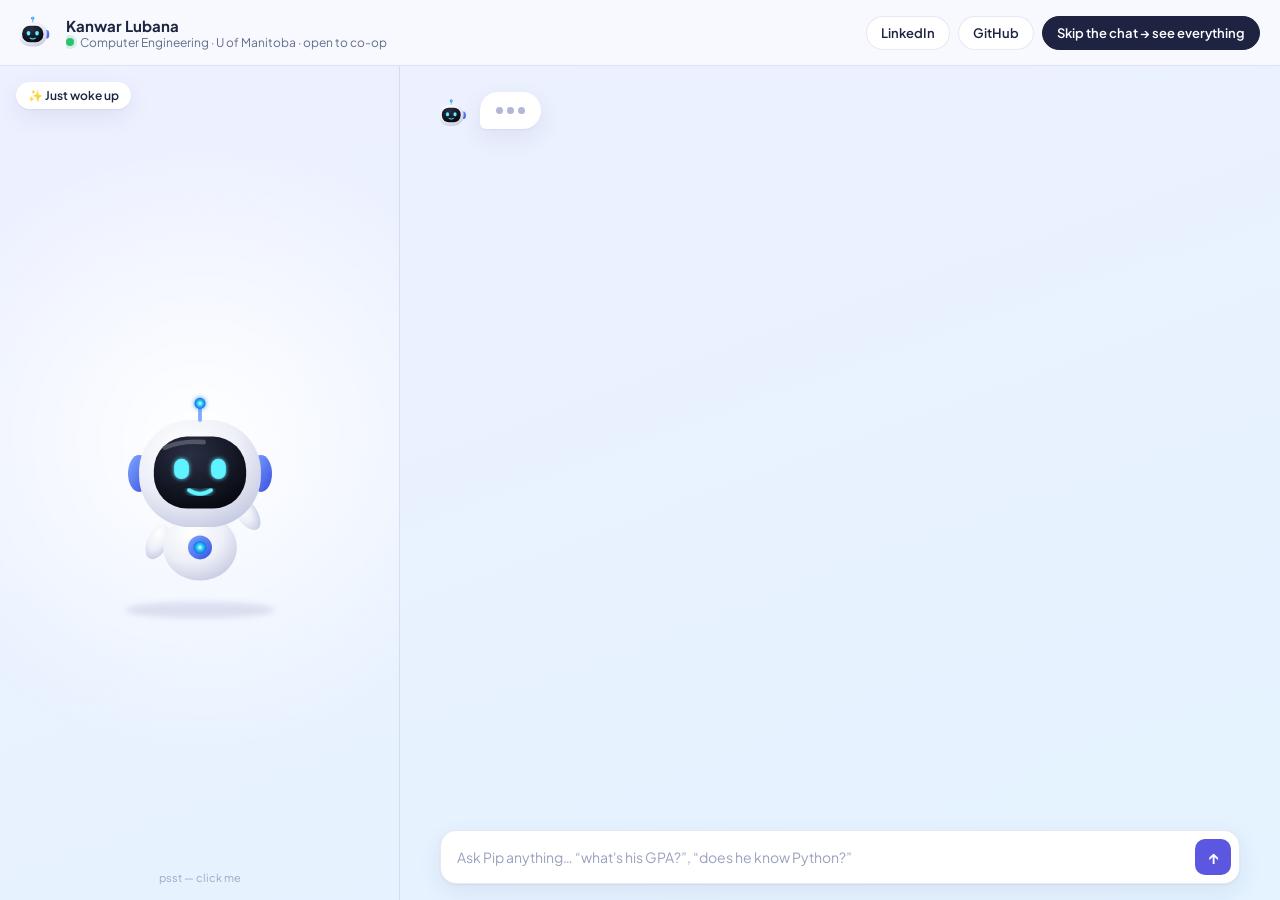
<file: index.html>
<!DOCTYPE html>
<html lang="en">
<head>
  <meta charset="UTF-8" />
  <meta name="viewport" content="width=device-width, initial-scale=1, viewport-fit=cover" />
  <title>Kanwar Lubana — talk to Pip</title>
  <meta name="description" content="Kanwar Lubana, Computer Engineering at the University of Manitoba — AI, computer vision, embedded systems and parallel computing. Ask Pip, his (totally real) AI assistant." />
  <meta property="og:title" content="Kanwar Lubana — talk to Pip" />
  <meta property="og:description" content="Computer Engineering · AI, vision, embedded & parallel computing. Pip will show you around." />
  <link rel="icon" href="data:image/svg+xml,%3Csvg xmlns='http://www.w3.org/2000/svg' viewBox='0 0 100 100'%3E%3Crect x='8' y='14' width='84' height='72' rx='34' fill='%23eef0f8'/%3E%3Crect x='20' y='26' width='60' height='46' rx='22' fill='%2310121c'/%3E%3Crect x='34' y='38' width='9' height='14' rx='4.5' fill='%235ff3ff'/%3E%3Crect x='57' y='38' width='9' height='14' rx='4.5' fill='%235ff3ff'/%3E%3C/svg%3E" />
  <link rel="preconnect" href="https://fonts.googleapis.com" />
  <link rel="preconnect" href="https://fonts.gstatic.com" crossorigin />
  <link href="https://fonts.googleapis.com/css2?family=Plus+Jakarta+Sans:wght@400;500;600;700&family=JetBrains+Mono:wght@400;500&display=swap" rel="stylesheet" />
  <link rel="stylesheet" href="styles.css" />
</head>
<body>
  <!-- Shared gradients + small Pip avatar used in chat bubbles -->
  <svg width="0" height="0" style="position:absolute" aria-hidden="true" focusable="false">
    <defs>
      <radialGradient id="g-shell" cx="38%" cy="28%" r="80%"><stop offset="0" stop-color="#ffffff"/><stop offset=".55" stop-color="#eef0f8"/><stop offset="1" stop-color="#c3c8e0"/></radialGradient>
      <radialGradient id="g-visor" cx="40%" cy="25%" r="85%"><stop offset="0" stop-color="#2a2f45"/><stop offset="1" stop-color="#05060c"/></radialGradient>
      <linearGradient id="g-pod" x1="0" y1="0" x2="1" y2="1"><stop offset="0" stop-color="#7fa8ff"/><stop offset="1" stop-color="#3b4fe0"/></linearGradient>
      <radialGradient id="g-core" cx="50%" cy="50%" r="50%"><stop offset="0" stop-color="#e9fdff"/><stop offset=".45" stop-color="#22d3ee"/><stop offset="1" stop-color="#2563eb"/></radialGradient>
      <filter id="g-glow" x="-50%" y="-50%" width="200%" height="200%"><feGaussianBlur stdDeviation="2.2" result="b"/><feMerge><feMergeNode in="b"/><feMergeNode in="SourceGraphic"/></feMerge></filter>
      <symbol id="pip-avatar" viewBox="20 0 160 160">
        <ellipse cx="34" cy="86" rx="12" ry="20" fill="url(#g-pod)"/><ellipse cx="166" cy="86" rx="12" ry="20" fill="url(#g-pod)"/>
        <rect x="34" y="28" width="132" height="116" rx="56" fill="url(#g-shell)"/>
        <rect x="50" y="46" width="100" height="78" rx="36" fill="url(#g-visor)"/>
        <rect x="72" y="70" width="16" height="22" rx="8" fill="#5ff3ff"/><rect x="112" y="70" width="16" height="22" rx="8" fill="#5ff3ff"/>
        <path d="M88 104 Q100 112 112 104" stroke="#5ff3ff" stroke-width="5" fill="none" stroke-linecap="round"/>
        <line x1="100" y1="28" x2="100" y2="12" stroke="#7fa8ff" stroke-width="5" stroke-linecap="round"/><circle cx="100" cy="10" r="7" fill="url(#g-core)"/>
      </symbol>
    </defs>
  </svg>

  <header class="top">
    <svg class="top-av" viewBox="20 0 160 160" aria-hidden="true"><use href="#pip-avatar"/></svg>
    <div class="who">
      <b>Kanwar Lubana</b>
      <span><i class="dot"></i><span id="status-line">Computer Engineering · U of Manitoba · open to co-op</span></span>
    </div>
    <nav class="toplinks" aria-label="Quick links">
      <a class="pill" id="lnk-linkedin" target="_blank" rel="noopener">LinkedIn</a>
      <a class="pill" id="lnk-github" target="_blank" rel="noopener">GitHub</a>
      <a class="pill" id="lnk-resume" target="_blank" rel="noopener">Resume</a>
      <button class="pill pri" id="skip" type="button"><span class="long">Skip the chat → see everything</span><span class="short">See everything</span></button>
    </nav>
  </header>

  <main class="split">
    <aside class="stage" id="stage" aria-label="Pip">
      <div class="mood" id="mood">✨ Just woke up</div>
      <div class="pip-area" id="pip-area">
        <div class="thought" id="thought" aria-hidden="true"></div>
        <div class="pip-holder" id="pip"></div>
        <div class="floor"></div>
      </div>
      <div class="wx" id="wx" hidden></div>
      <p class="stage-hint">psst — click me</p>
    </aside>

    <section class="chatcol" aria-label="Conversation with Pip">
      <div class="log" id="log" role="log" aria-live="polite"></div>
      <div class="chips" id="chips"></div>
      <form class="composer" id="composer" autocomplete="off">
        <input id="ask" type="text" maxlength="200" placeholder="Ask Pip anything… “what's his GPA?”, “does he know Python?”" aria-label="Ask Pip a question" />
        <button type="submit" aria-label="Send">↑</button>
      </form>
    </section>
  </main>

  <div class="overview" id="overview" hidden></div>

  <script src="js/content.js"></script>
  <script src="js/pip.js"></script>
  <script src="js/demos.js"></script>
  <script src="js/overview.js"></script>
  <script src="brain/dataset.js"></script>
  <script src="brain/brain.js"></script>
  <script src="js/chat.js"></script>
</body>
</html>
</file>
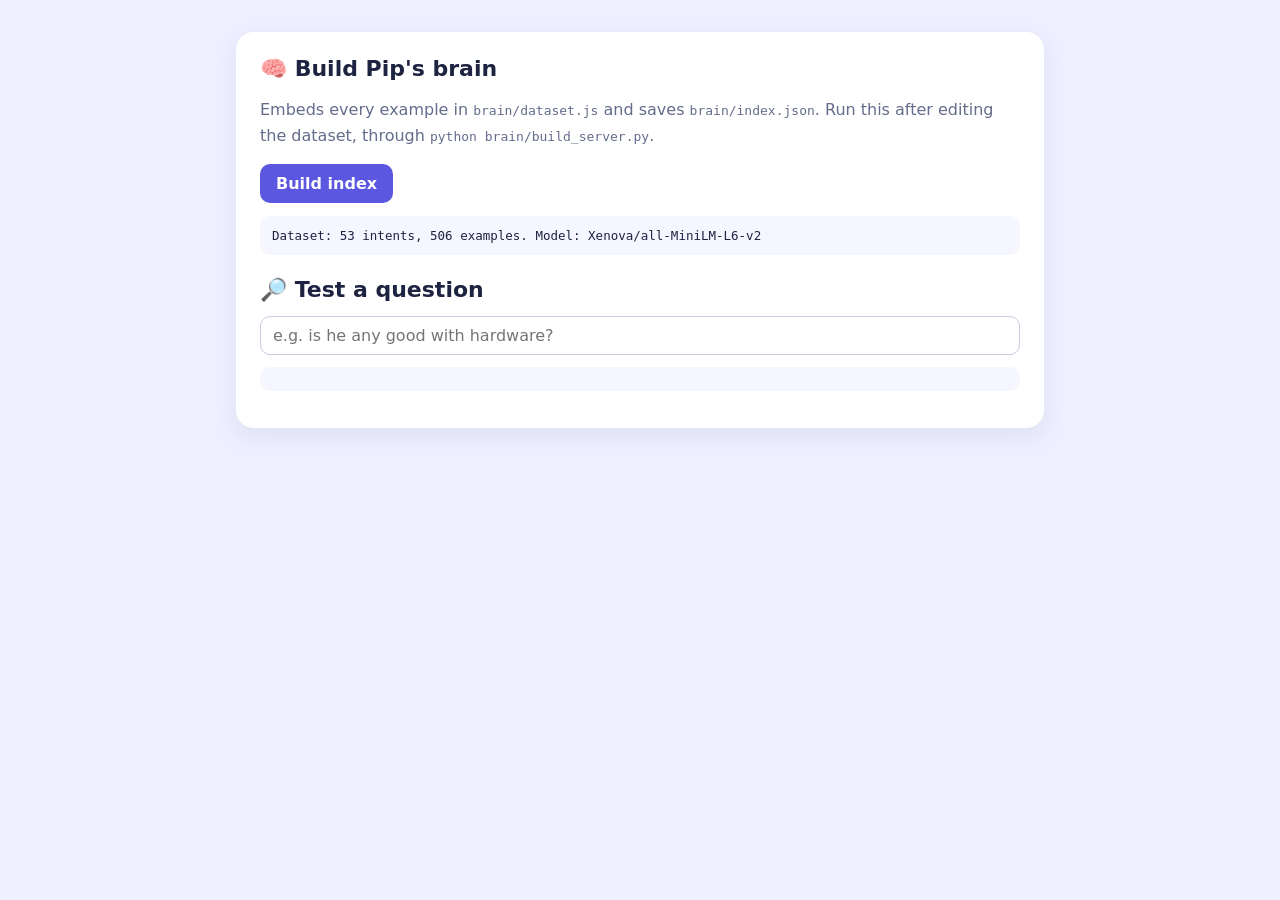
<file: brain/build.html>
<!DOCTYPE html>
<html lang="en">
<head>
  <meta charset="UTF-8" />
  <meta name="viewport" content="width=device-width, initial-scale=1" />
  <title>Build Pip's brain</title>
  <style>
    :root { --ink: #1d2340; --muted: #646c8c; --me: #5b57e0; }
    body { font-family: system-ui, sans-serif; background: #eef0ff; color: var(--ink); margin: 0; padding: 32px 16px; }
    main { max-width: 760px; margin: 0 auto; background: #fff; border-radius: 18px; padding: 24px; box-shadow: 0 8px 24px rgba(40,40,110,.08); }
    h1 { font-size: 22px; margin: 0 0 6px; } p { color: var(--muted); line-height: 1.6; }
    button { font: inherit; font-weight: 600; background: var(--me); color: #fff; border: 0; border-radius: 10px; padding: 10px 16px; cursor: pointer; }
    pre { background: #f5f6ff; border-radius: 10px; padding: 12px; font-size: 12.5px; white-space: pre-wrap; max-height: 380px; overflow: auto; }
    input { font: inherit; padding: 9px 12px; border-radius: 10px; border: 1px solid #ccd; width: 100%; box-sizing: border-box; margin-top: 8px; }
  </style>
</head>
<body>
<main>
  <h1>🧠 Build Pip's brain</h1>
  <p>Embeds every example in <code>brain/dataset.js</code> and saves <code>brain/index.json</code>. Run this after editing the dataset, through <code>python brain/build_server.py</code>.</p>
  <button id="go">Build index</button>
  <pre id="out">Ready.</pre>
  <h1 style="margin-top:22px">🔎 Test a question</h1>
  <input id="q" placeholder="e.g. is he any good with hardware?" />
  <pre id="res"></pre>
</main>
<script src="../js/content.js"></script>
<script src="dataset.js"></script>
<script src="eval.js"></script>
<script src="brain.js"></script>
<script>
  const out = document.getElementById("out"), res = document.getElementById("res");
  const log = (s) => (out.textContent += "\n" + s);
  out.textContent = `Dataset: ${PipBrain.stats.intents} intents, ${PipBrain.stats.examples} examples. Model: ${PipBrain.stats.model}`;
  document.getElementById("go").onclick = async () => {
    log("Loading model…");
    const t0 = performance.now();
    const idx = await PipBrain.buildIndex((p) => (document.getElementById("go").textContent = `Loading model ${p}%`));
    document.getElementById("go").textContent = "Build index";
    log(`Embedded ${idx.count} examples in ${((performance.now() - t0) / 1000).toFixed(1)} s (hash ${idx.hash}).`);
    const r = await fetch("index.json", { method: "POST", headers: { "Content-Type": "application/json" }, body: JSON.stringify(idx) });
    log(r.ok ? "✅ " + (await r.text()) : `❌ Save failed (${r.status}). Are you running brain/build_server.py?`);
    const t = await fetch("train.json", { method: "POST", headers: { "Content-Type": "application/json" }, body: JSON.stringify(PipBrain.trainingData()) });
    if (t.ok) log("✅ " + (await t.text()) + " (for finetune.py)");
    log("\nRunning held-out eval…");
    const ev = await PipBrain.evaluate(PIP_EVAL);
    log(`EVAL: ${ev.pass}/${ev.total} = ${Math.round((ev.pass / ev.total) * 100)}%  (clarify-with-right-option counts as ½)`);
    ev.rows.forEach((r) => log(`${r.good === true ? "✓" : r.good ? "~" : "✗"} ${r.score.toFixed(2)} ${r.got.padEnd(24)} | ${r.q}  [want ${r.want}]`));
  };
  document.getElementById("q").addEventListener("keydown", async (e) => {
    if (e.key !== "Enter") return;
    await PipBrain.load();
    const top = await PipBrain.match(e.target.value);
    res.textContent = top.map((t) => `${t.score.toFixed(3)}  ${t.intent.id.padEnd(16)} ← "${t.example}"`).join("\n");
  });
</script>
</body>
</html>
</file>
<file: styles.css>
:root {
  --bg1: #eef0ff;
  --bg2: #e4f3ff;
  --ink: #1d2340;
  --muted: #646c8c;
  --line: rgba(80, 90, 160, 0.14);
  --card: #ffffff;
  --me: #5b57e0;
  --me-ink: #ffffff;
  --lav: #dcdafc;
  --soft: #f4f4ff;
  --shadow: 0 1px 2px rgba(40, 40, 110, 0.06), 0 8px 24px rgba(40, 40, 110, 0.08);
  --mono: "JetBrains Mono", ui-monospace, monospace;
  --top-h: 66px;
}
* { box-sizing: border-box; margin: 0; padding: 0; }
html, body { height: 100%; }
body {
  font-family: "Plus Jakarta Sans", system-ui, sans-serif;
  color: var(--ink);
  background: linear-gradient(160deg, var(--bg1), var(--bg2));
  background-color: var(--bg1);
  overflow: hidden;
}
a { color: inherit; }
button { font: inherit; cursor: pointer; }
:focus-visible { outline: 2.5px solid var(--me); outline-offset: 2px; border-radius: 8px; }

/* ================= top bar ================= */
.top {
  height: var(--top-h);
  display: flex; align-items: center; gap: 12px;
  padding: 0 20px;
  border-bottom: 1px solid var(--line);
  background: rgba(255, 255, 255, 0.6);
  backdrop-filter: blur(10px);
  position: relative; z-index: 5;
}
.top-av { width: 34px; height: 34px; flex-shrink: 0; }
.who { min-width: 0; flex: 1; }
.who b { display: block; font-size: 15px; }
.who > span { font-size: 12px; color: var(--muted); display: block; white-space: nowrap; overflow: hidden; text-overflow: ellipsis; }
.dot { width: 8px; height: 8px; border-radius: 50%; background: #2fbf71; display: inline-block; margin-right: 6px; box-shadow: 0 0 0 3px rgba(47, 191, 113, 0.18); vertical-align: 1px; }
.toplinks { display: flex; gap: 8px; align-items: center; }
.pill {
  font-size: 13px; font-weight: 600; padding: 8px 14px; border-radius: 999px;
  border: 1px solid var(--line); background: #fff; color: var(--ink);
  text-decoration: none; white-space: nowrap; transition: transform .15s, box-shadow .15s;
}
.pill:hover { transform: translateY(-1px); box-shadow: var(--shadow); }
.pill.pri { background: var(--ink); color: #fff; border-color: var(--ink); }
.pill .short { display: none; }

/* ================= layout ================= */
.split { display: grid; grid-template-columns: minmax(300px, 400px) 1fr; height: calc(100dvh - var(--top-h)); }

/* ================= Pip's stage ================= */
.stage {
  position: relative; border-right: 1px solid var(--line);
  display: flex; flex-direction: column; align-items: center; justify-content: center;
  background: radial-gradient(circle at 50% 45%, #fff 0%, rgba(255, 255, 255, 0) 62%);
  overflow: hidden;
}
.mood { position: absolute; top: 16px; left: 16px; font-size: 12px; font-weight: 600; background: #fff; border-radius: 999px; padding: 6px 12px; box-shadow: var(--shadow); z-index: 2; }
.pip-area { position: relative; width: 100%; flex: 1; display: flex; flex-direction: column; align-items: center; justify-content: center; }
.pip-holder { width: 240px; cursor: pointer; position: relative; z-index: 1; }
.pip-mover { will-change: transform; }
.pip-trick { animation: bob 3.2s ease-in-out infinite; transform-origin: 50% 70%; }
.pip-svg { width: 100%; height: auto; display: block; overflow: visible; }
.floor { width: 150px; height: 16px; border-radius: 50%; background: rgba(60, 60, 140, 0.13); filter: blur(3px); margin-top: -14px; }
.thought {
  position: absolute; top: 14%; left: 50%; margin-left: 40px; z-index: 3;
  font-size: 12px; color: var(--muted); font-style: italic;
  background: #fff; padding: 8px 12px; border-radius: 14px; box-shadow: var(--shadow);
  max-width: 190px; opacity: 0; transition: opacity .25s; pointer-events: none;
}
.thought.on { opacity: 1; }
.wx { position: absolute; bottom: 44px; left: 16px; right: 16px; font-size: 12px; color: var(--muted); text-align: center; }
.stage-hint { position: absolute; bottom: 16px; font-size: 11px; color: #a0a6c4; }

/* --- Pip parts: hidden by default --- */
.pip-holder .p-eggs, .pip-holder .p-zzz, .pip-holder .p-seg, .pip-holder .acc,
.pip-holder .p-lids, .pip-holder .p-eyes-sleep, .pip-holder .p-eyes-dizzy, .pip-holder .p-eyes-happy,
.pip-holder .p-blush, .pip-holder .p-mouth-flat, .pip-holder .p-mouth-o { display: none; }
.p-eyes { transform: translate(var(--ex, 0px), var(--ey, 0px)); }
.p-eye { animation: blink 5s infinite; transform-box: fill-box; transform-origin: center; }
.p-eye + .p-eye { animation-delay: .02s; }
@keyframes blink { 0%, 95%, 100% { transform: scaleY(1); } 97% { transform: scaleY(0.1); } }
.p-core { animation: core 2.4s ease-in-out infinite; }
@keyframes core { 50% { opacity: .55; } }
.p-rarm, .p-larm { transform-box: fill-box; }
.p-rarm { transform-origin: 20% 90%; }
.p-larm { transform-origin: 80% 10%; }

/* moods */
.mood-recruiter .acc-tie { display: inline; }
.mood-engineer .acc-glasses { display: inline; }
.mood-spy .acc-shades { display: inline; }
.mood-spy .p-eyes-normal { display: none; }
.mood-friend .p-lids { display: inline; }
.mood-friend .p-mouth { display: none; }
.mood-friend .p-mouth-flat { display: inline; }

/* expressions */
.show-p-blush .p-blush { display: inline; }
.ex-happy .p-eyes-normal, .ex-happy .p-lids { display: none; }
.ex-happy .p-eyes-happy { display: inline; }
.ex-surprised .p-mouth, .ex-surprised .p-mouth-flat { display: none; }
.ex-surprised .p-mouth-o { display: inline; }
.is-talking .p-mouth, .is-talking .p-mouth-flat { animation: talk .28s infinite alternate; transform-box: fill-box; transform-origin: center; }
@keyframes talk { to { transform: scaleY(1.9) scaleX(.85); } }

/* thinking (brain working) */
.is-thinking .p-bulb { animation: thinkbulb .3s ease-in-out infinite alternate; }
.is-thinking .p-eyes { transform: translate(5px, -6px) !important; transition: transform .2s; }
@keyframes thinkbulb { to { opacity: .15; } }

/* sleeping */
.is-asleep .pip-trick { animation: sleepbob 4s ease-in-out infinite; }
.is-asleep .p-eyes-normal, .is-asleep .p-lids, .is-asleep .acc-shades, .is-asleep .p-eyes-happy { display: none !important; }
.is-asleep .p-eyes-sleep, .is-asleep .p-zzz { display: inline; }
.is-asleep .p-core { animation: none; opacity: .3; }
.z { animation: zfloat 2.4s infinite; opacity: 0; }
.z2 { animation-delay: .6s; } .z3 { animation-delay: 1.2s; }
@keyframes zfloat { 0% { opacity: 0; transform: translateY(8px); } 30% { opacity: 1; } 100% { opacity: 0; transform: translateY(-14px); } }
@keyframes sleepbob { 50% { transform: translateY(4px) rotate(-3deg); } }

/* dizzy */
.is-dizzy .p-eyes-normal, .is-dizzy .p-lids, .is-dizzy .acc-shades { display: none !important; }
.is-dizzy .p-eyes-dizzy { display: inline; }
.is-dizzy .pip-trick { animation: wobble .5s ease-in-out infinite alternate; }
.sp { transform-box: fill-box; transform-origin: center; animation: spinr .6s linear infinite; }
@keyframes spinr { to { transform: rotate(360deg); } }
@keyframes wobble { from { transform: rotate(-8deg); } to { transform: rotate(8deg); } }

/* tricks */
@keyframes bob { 50% { transform: translateY(-10px); } }
.t-jump { animation: jump .7s ease !important; }
@keyframes jump { 30% { transform: translateY(-46px) scaleY(1.04); } 60% { transform: translateY(0) scaleY(.94); } 80% { transform: translateY(-8px); } }
.t-spin { animation: spin .9s ease !important; }
@keyframes spin { 50% { transform: translateY(-40px) rotate(180deg); } 100% { transform: rotate(360deg); } }
.t-backflip { animation: backflip 1.1s cubic-bezier(.3,.7,.4,1) !important; }
@keyframes backflip { 15% { transform: translateY(6px) scaleY(.9); } 55% { transform: translateY(-70px) rotate(-360deg); } 80% { transform: translateY(0) rotate(-360deg) scaleY(.92); } 100% { transform: rotate(-360deg); } }
.t-wiggle { animation: wiggle .8s ease !important; }
@keyframes wiggle { 20% { transform: rotate(-10deg); } 40% { transform: rotate(10deg); } 60% { transform: rotate(-6deg); } 80% { transform: rotate(4deg); } }
.t-dance { animation: dance 2.4s ease-in-out !important; }
@keyframes dance { 10%,30%,50%,70%,90% { transform: translateX(-12px) rotate(-8deg); } 20%,40%,60%,80% { transform: translateX(12px) rotate(8deg) translateY(-10px); } }
.t-dance .p-rarm, .t-wave .p-rarm { animation: wave .4s ease-in-out infinite alternate; }
.t-dance .p-larm { animation: wavel .4s ease-in-out infinite alternate; }
@keyframes wave { from { transform: rotate(-20deg); } to { transform: rotate(25deg); } }
@keyframes wavel { from { transform: rotate(15deg); } to { transform: rotate(-25deg); } }
.t-juggle .p-eggs { display: inline; }
.t-juggle .egg { transform-box: view-box; transform-origin: 100px 30px; animation: juggle 1s linear infinite; }
.t-juggle .e2 { animation-delay: -.33s; } .t-juggle .e3 { animation-delay: -.66s; }
@keyframes juggle { from { transform: rotate(0deg) translateX(46px) rotate(0deg); } to { transform: rotate(360deg) translateX(46px) rotate(-360deg); } }
.t-juggle .p-rarm, .t-juggle .p-larm { animation: wave .25s ease-in-out infinite alternate; }
.t-seg .p-seg { display: inline; animation: segflash .4s steps(2) 3; }
.t-seg .p-chest { display: none; }
@keyframes segflash { 50% { opacity: .2; } }
.t-fall { animation: fall 2.6s ease !important; }
@keyframes fall { 15% { transform: rotate(-12deg); } 35%, 75% { transform: rotate(92deg) translate(30px, -10px); } 100% { transform: rotate(0); } }
.t-nod { animation: nod .9s ease !important; }
@keyframes nod { 25%, 75% { transform: translateY(6px) rotate(2deg); } 50% { transform: translateY(0); } }
.t-shake { animation: shake .9s ease !important; }
@keyframes shake { 20%, 60% { transform: translateX(-10px) rotate(-4deg); } 40%, 80% { transform: translateX(10px) rotate(4deg); } }

/* ================= chat ================= */
.chatcol { display: flex; flex-direction: column; min-height: 0; }
.log { flex: 1; overflow-y: auto; padding: 26px clamp(16px, 4vw, 40px) 12px; display: flex; flex-direction: column; gap: 12px; scroll-behavior: smooth; }
.row { display: flex; gap: 10px; align-items: flex-end; max-width: 680px; animation: pop .28s ease both; }
@keyframes pop { from { opacity: 0; transform: translateY(8px) scale(.98); } }
.row.me { align-self: flex-end; flex-direction: row-reverse; }
.av { width: 30px; height: 30px; flex-shrink: 0; }
.av.blank { visibility: hidden; }
.b { background: var(--card); border-radius: 18px 18px 18px 6px; padding: 11px 15px; font-size: 15px; line-height: 1.55; box-shadow: var(--shadow); overflow-wrap: anywhere; }
.me .b { background: var(--me); color: var(--me-ink); border-radius: 18px 18px 6px 18px; }
.b .aside { color: var(--muted); font-size: 13px; }
.b a { color: var(--me); font-weight: 600; }
.typing { display: inline-flex; gap: 4px; padding: 15px 16px; }
.typing i { width: 7px; height: 7px; border-radius: 50%; background: #b3b6d6; animation: tdot 1s infinite; }
.typing i:nth-child(2) { animation-delay: .15s; } .typing i:nth-child(3) { animation-delay: .3s; }
@keyframes tdot { 40% { transform: translateY(-4px); background: var(--me); } }
.sysnote { align-self: center; font-size: 12px; color: var(--muted); background: rgba(255,255,255,.6); padding: 5px 12px; border-radius: 99px; }

.chips { display: flex; gap: 8px; flex-wrap: wrap; padding: 4px clamp(16px, 4vw, 40px) 10px; }
.chip { font-size: 14px; font-weight: 500; padding: 9px 15px; border-radius: 999px; background: #fff; border: 1.5px solid var(--lav); color: var(--me); transition: all .15s; animation: pop .3s ease both; }
.chip:hover { background: var(--me); color: #fff; border-color: var(--me); transform: translateY(-1px); }
.chip.ghost { border-style: dashed; color: var(--muted); }
.chip.ghost:hover { color: #fff; }

.composer { margin: 0 clamp(16px, 4vw, 40px) 16px; display: flex; gap: 10px; align-items: center; background: #fff; border-radius: 16px; padding: 8px 8px 8px 16px; box-shadow: var(--shadow); border: 1px solid var(--line); }
.composer input { flex: 1; border: 0; outline: 0; font: inherit; font-size: 14px; color: var(--ink); background: transparent; min-width: 0; }
.composer input::placeholder { color: #9aa0bf; }
.composer button { width: 36px; height: 36px; border-radius: 10px; border: 0; background: var(--me); color: #fff; font-weight: 700; font-size: 16px; flex-shrink: 0; }

/* ================= rich cards ================= */
.rc { background: var(--card); border-radius: 18px; box-shadow: var(--shadow); overflow: hidden; width: min(470px, 100%); }
.rc .ph { display: grid; grid-auto-flow: column; grid-auto-columns: 1fr; grid-template-rows: minmax(0, 1fr); gap: 3px; height: 200px; overflow: hidden; }
.rc .ph img { width: 100%; height: 100%; min-height: 0; object-fit: cover; display: block; cursor: zoom-in; }
.rc .bd { padding: 14px 16px; }
.k { font-size: 11px; letter-spacing: .1em; text-transform: uppercase; color: var(--muted); font-weight: 600; }
.rc h4 { font-size: 17px; margin: 4px 0 6px; }
.rc p { font-size: 14px; color: #454b6b; line-height: 1.55; }
.tags { display: flex; gap: 6px; flex-wrap: wrap; margin-top: 10px; }
.tags span { font-family: var(--mono); font-size: 11px; background: #f1f0ff; color: #4a46c4; padding: 4px 8px; border-radius: 6px; }
.stats { display: grid; grid-template-columns: repeat(3, 1fr); gap: 8px; padding: 14px 16px; }
.stat { background: var(--soft); border-radius: 12px; padding: 10px; }
.stat b { display: block; font-size: 20px; }
.stat span { font-size: 11px; color: var(--muted); line-height: 1.4; display: block; }
.btnrow { display: flex; gap: 8px; padding: 0 16px 14px; flex-wrap: wrap; }
.btn { font-size: 13px; font-weight: 600; padding: 9px 14px; border-radius: 10px; background: var(--ink); color: #fff; text-decoration: none; border: 0; }
.btn.sec { background: #f1f0ff; color: var(--me); }
.skillgrid { padding: 14px 16px; display: grid; gap: 10px; }
.skillgrid .k { margin-bottom: 4px; }
.list { padding: 4px 16px 14px 32px; font-size: 14px; color: #454b6b; line-height: 1.6; }

/* lightbox */
.lightbox { position: fixed; inset: 0; z-index: 50; background: rgba(20, 22, 45, .8); display: grid; place-items: center; padding: 20px; cursor: zoom-out; animation: fade .2s; }
.lightbox img { max-width: 100%; max-height: 90vh; border-radius: 12px; box-shadow: 0 20px 60px rgba(0,0,0,.4); }
@keyframes fade { from { opacity: 0; } }

/* ================= demos ================= */
.demo { padding: 14px 16px; }
.demo .hint { font-size: 12px; color: var(--muted); margin-top: 8px; }
/* egg sorter */
.belt { position: relative; height: 120px; background: #f5f6ff; border-radius: 12px; margin-top: 10px; overflow: hidden; }
.belt::after { content: ""; position: absolute; left: 0; right: 0; bottom: 14px; height: 8px; background: repeating-linear-gradient(90deg, #c9cce4 0 14px, #b5b9d8 14px 28px); animation: beltmove 1s linear infinite; }
.belt.stopped::after { animation: none; }
@keyframes beltmove { to { background-position: 28px 0; } }
.eggs { position: absolute; left: 0; right: 0; bottom: 22px; display: flex; justify-content: space-around; align-items: flex-end; }
.egg-i { position: relative; width: 34px; height: 44px; border-radius: 50% 50% 50% 50% / 60% 60% 40% 40%; }
.egg-i.w { background: radial-gradient(circle at 35% 30%, #fff, #efe7d6); border: 1px solid #d8cfba; }
.egg-i.k { background: radial-gradient(circle at 35% 30%, #5a504a, #1f1a17); }
.bbox { position: absolute; inset: -8px -7px -6px -7px; border: 2px dashed; border-radius: 4px; opacity: 0; transform: scale(1.2); transition: all .25s; }
.bbox i { position: absolute; top: -20px; left: -2px; font-family: var(--mono); font-style: normal; font-size: 10px; color: #fff; padding: 1px 4px; border-radius: 3px; white-space: nowrap; }
.egg-i.w .bbox { border-color: #1f9d68; } .egg-i.w .bbox i { background: #1f9d68; }
.egg-i.k .bbox { border-color: #d6452f; } .egg-i.k .bbox i { background: #d6452f; }
.bbox.on { opacity: 1; transform: none; }
.scanline { position: absolute; top: 0; bottom: 0; width: 3px; background: rgba(91, 87, 224, .7); box-shadow: 0 0 12px rgba(91, 87, 224, .8); left: -4px; display: none; }
.scanline.go { display: block; animation: scan 1.6s linear forwards; }
@keyframes scan { to { left: 100%; } }
/* IR gate */
.gate { position: relative; height: 130px; background: #f5f6ff; border-radius: 12px; margin-top: 10px; overflow: hidden; touch-action: none; user-select: none; }
.gate .ground { position: absolute; left: 0; right: 0; bottom: 0; height: 16px; background: #e6e8f6; }
.post { position: absolute; bottom: 16px; width: 16px; height: 84px; background: linear-gradient(90deg, #c9a77a, #b18c5c); border-radius: 3px; }
.post::before { content: ""; position: absolute; top: 18px; left: 3px; width: 10px; height: 10px; border-radius: 50%; background: #333; box-shadow: inset 0 0 0 2px #555; }
.beam { position: absolute; bottom: 70px; height: 2px; background: repeating-linear-gradient(90deg, #ff3b30 0 6px, transparent 6px 10px); opacity: .55; transition: all .1s; }
.beam.hit { opacity: 1; height: 4px; box-shadow: 0 0 12px #ff3b30; }
.box3d { position: absolute; bottom: 16px; width: 44px; height: 38px; background: linear-gradient(160deg, #d9b98a, #b8935f); border-radius: 4px; border: 1px solid #a07c48; cursor: grab; display: grid; place-items: center; font-size: 10px; color: #6b4f26; font-family: var(--mono); }
.box3d:active { cursor: grabbing; }
.segrow { display: flex; align-items: center; gap: 14px; margin-top: 12px; flex-wrap: wrap; }
.seg { background: #161616; border-radius: 10px; padding: 8px 14px; font-family: var(--mono); font-size: 38px; font-weight: 500; color: #ff3b30; letter-spacing: 4px; text-shadow: 0 0 12px rgba(255, 59, 48, .5); line-height: 1; }
.seg .ghost { color: #3a1414; text-shadow: none; }
/* stopwatch */
.lane { display: flex; align-items: center; gap: 10px; margin: 10px 0; font-size: 13px; }
.lane > span { width: 52px; color: var(--muted); }
.track { flex: 1; height: 14px; border-radius: 99px; background: #eef0fa; overflow: hidden; }
.track i { display: block; height: 100%; width: 0; border-radius: 99px; }
.lane b { width: 64px; text-align: right; font-family: var(--mono); font-size: 12px; font-weight: 500; }
/* MPI */
.mpi-ctl { display: flex; align-items: center; gap: 12px; margin-top: 8px; font-size: 13px; }
.mpi-ctl input { flex: 1; accent-color: var(--me); }
.strips { margin-top: 10px; border-radius: 10px; overflow: hidden; display: flex; flex-direction: column; height: 160px; border: 1px solid var(--line); }
.strip { flex: 1; display: flex; align-items: center; justify-content: flex-end; padding-right: 8px; font-family: var(--mono); font-size: 10px; color: rgba(29,35,64,.7); position: relative; }
.halo { height: 7px; flex: 0 0 7px; background: repeating-linear-gradient(90deg, #fbbf24 0 6px, #fde68a 6px 12px); }
/* dossier */
.dossier { background: #fbf6e9; border-radius: 14px; padding: 16px; border: 1px solid #e6dcc0; font-family: var(--mono); font-size: 12.5px; line-height: 1.7; color: #3d3420; position: relative; box-shadow: var(--shadow); width: min(470px, 100%); }
.dossier .stamp { position: absolute; right: 12px; top: 12px; border: 2px solid #c2412d; color: #c2412d; font-weight: 700; padding: 2px 8px; transform: rotate(8deg); font-size: 12px; letter-spacing: .1em; background: rgba(251,246,233,.85); }
.red { display: inline-block; height: 12px; background: #1d1d1d; border-radius: 2px; vertical-align: middle; cursor: help; }

/* ================= overview ("see everything") ================= */
.overview { position: fixed; inset: 0; z-index: 20; background: linear-gradient(160deg, var(--bg1), var(--bg2)); background-color: var(--bg1); overflow-y: auto; animation: fade .25s; }
.ov-wrap { max-width: 980px; margin: 0 auto; padding: 22px 16px 80px; }
.ov-bar { display: flex; align-items: center; gap: 10px; position: sticky; top: 0; padding: 10px 0; background: linear-gradient(var(--bg1) 70%, transparent); z-index: 2; }
.ov-bar .sp { flex: 1; }
.ov-hero { display: grid; grid-template-columns: 1fr auto; gap: 24px; align-items: center; background: #fff; border-radius: 22px; padding: 28px; box-shadow: var(--shadow); margin-top: 10px; }
.ov-hero h1 { font-size: clamp(28px, 5vw, 40px); line-height: 1.1; }
.ov-hero p { color: #454b6b; margin-top: 8px; font-size: 16px; line-height: 1.6; max-width: 560px; }
.ov-hero .meta { margin-top: 12px; font-size: 13px; color: var(--muted); display: flex; gap: 14px; flex-wrap: wrap; }
.ov-hero svg { width: 120px; height: 120px; }
.ov-sec { margin-top: 26px; }
.ov-sec > h2 { font-size: 13px; letter-spacing: .12em; text-transform: uppercase; color: var(--muted); margin-bottom: 12px; }
.ov-stats { display: grid; grid-template-columns: repeat(auto-fit, minmax(200px, 1fr)); gap: 12px; }
.ov-stats .stat { background: #fff; box-shadow: var(--shadow); padding: 16px; border-radius: 16px; }
.ov-stats .stat b { font-size: 26px; }
.ov-stats .stat span { font-size: 13px; }
.ov-grid { display: grid; grid-template-columns: repeat(auto-fill, minmax(290px, 1fr)); gap: 14px; }
.ov-grid .rc { width: 100%; }
.ov-grid .rc .ph { height: 170px; }
.ov-card { background: #fff; border-radius: 18px; padding: 18px; box-shadow: var(--shadow); }
.ov-card h3 { font-size: 16px; }
.ov-card .when { font-size: 12px; color: var(--muted); margin: 2px 0 8px; }
.ov-card ul { padding-left: 18px; font-size: 14px; color: #454b6b; line-height: 1.6; }
.ov-two { display: grid; grid-template-columns: 1fr 1fr; gap: 14px; }
.ov-pipnote { margin-top: 28px; display: flex; gap: 12px; align-items: center; justify-content: center; font-size: 14px; color: var(--muted); }

/* ================= phones ================= */
@media (max-width: 860px) {
  :root { --top-h: 58px; }
  .top { padding: 0 12px; gap: 10px; }
  .toplinks .pill:not(.pri) { display: none; }
  .pill .long { display: none; } .pill .short { display: inline; }
  .split { grid-template-columns: 1fr; grid-template-rows: 170px minmax(0, 1fr); }
  .stage { border-right: 0; border-bottom: 1px solid var(--line); flex-direction: row; }
  .pip-holder { width: 128px; }
  .floor { width: 80px; margin-top: -8px; }
  .thought { top: 18px; margin-left: 56px; max-width: 150px; font-size: 11px; }
  .mood { top: 10px; left: 10px; font-size: 11px; padding: 4px 10px; }
  .wx { bottom: 8px; left: auto; right: 12px; text-align: right; font-size: 11px; max-width: 140px; }
  .stage-hint { display: none; }
  .b { font-size: 14.5px; }
  .stats { grid-template-columns: 1fr 1fr 1fr; gap: 6px; padding: 12px; }
  .stat b { font-size: 17px; }
  .ov-hero { grid-template-columns: 1fr; padding: 20px; }
  .ov-hero svg { display: none; }
  .ov-two { grid-template-columns: 1fr; }
}
@media (prefers-reduced-motion: reduce) {
  *, *::before, *::after { animation-duration: .001s !important; animation-iteration-count: 1 !important; transition: none !important; }
}
</file>
